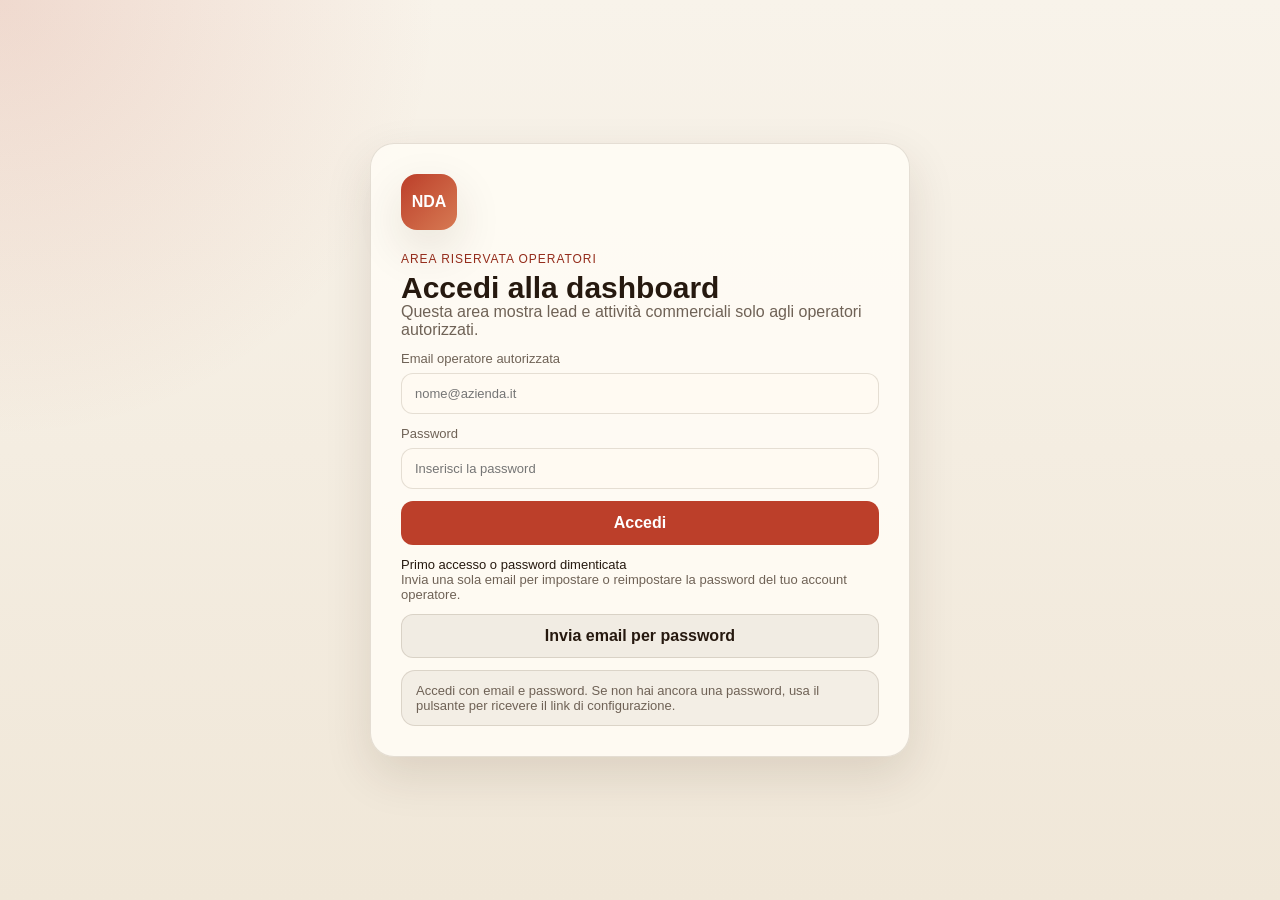
<file: app/index.html>
<!DOCTYPE html>
<html lang="it">
<head>
  <meta charset="UTF-8" />
  <meta name="viewport" content="width=device-width, initial-scale=1.0" />
  <title>NDA Lead Hub</title>
  <link rel="stylesheet" href="./styles.css" />
</head>
<body>
  <section id="authGate" class="auth-gate">
    <div class="auth-card">
      <div class="brand-mark">NDA</div>
      <div class="stack">
        <div>
          <p class="eyebrow">Area riservata operatori</p>
          <h1>Accedi alla dashboard</h1>
          <p class="muted">Questa area mostra lead e attività commerciali solo agli operatori autorizzati.</p>
        </div>

        <form id="loginForm" class="stack">
          <label class="field">
            <span>Email operatore autorizzata</span>
            <input id="emailInput" type="email" placeholder="nome@azienda.it" required />
          </label>
          <label class="field">
            <span>Password</span>
            <input id="passwordInput" type="password" placeholder="Inserisci la password" required />
          </label>
          <button class="btn btn-primary" type="submit">Accedi</button>
        </form>

        <form id="passwordRecoveryForm" class="stack">
          <div>
            <p class="small">Primo accesso o password dimenticata</p>
            <p class="muted small">Invia una sola email per impostare o reimpostare la password del tuo account operatore.</p>
          </div>
          <button id="sendResetButton" class="btn btn-secondary" type="submit">Invia email per password</button>
        </form>

        <form id="passwordUpdateForm" class="stack hidden">
          <div>
            <p class="small">Nuova password</p>
            <p class="muted small">Se sei arrivato da una mail di recupero, imposta qui la nuova password.</p>
          </div>
          <label class="field">
            <span>Nuova password</span>
            <input id="newPasswordInput" type="password" placeholder="Almeno 8 caratteri" />
          </label>
          <label class="field">
            <span>Conferma password</span>
            <input id="confirmPasswordInput" type="password" placeholder="Ripeti la password" />
          </label>
          <button class="btn btn-primary" type="submit">Salva nuova password</button>
        </form>

        <div id="authInfo" class="auth-info muted small">
          Accedi con email e password. Se non hai ancora una password, usa il pulsante per ricevere il link di configurazione.
        </div>
      </div>
    </div>
  </section>

  <div id="appShell" class="shell hidden">
    <aside class="sidebar">
      <div class="brand-mark">NDA</div>
      <div>
        <p class="eyebrow">CRM commerciale</p>
        <h1>NDA Lead Hub</h1>
        <p class="muted">Lead, note, messaggi e appuntamenti in un unico posto.</p>
      </div>

      <div class="side-block">
        <div class="metric-line">
          <span>Lead totali</span>
          <strong id="metricTotal">0</strong>
        </div>
        <div class="metric-line">
          <span>Da gestire</span>
          <strong id="metricOpen">0</strong>
        </div>
        <div class="metric-line">
          <span>Appuntamenti</span>
          <strong id="metricBooked">0</strong>
        </div>
      </div>

      <div class="side-block">
        <h2>Accesso operatori</h2>
        <div id="sessionBox" class="stack hidden">
          <div class="badge" id="profileBadge">Sessione attiva</div>
          <button id="logoutButton" class="btn btn-secondary" type="button">Esci</button>
        </div>
        <p class="muted small">Accesso consentito solo a operatori già abilitati in Supabase Auth.</p>
      </div>
    </aside>

    <main class="content">
      <section class="hero">
        <div>
          <p class="eyebrow">Dashboard operativa</p>
          <h2>Centralizza raccolta lead, risposta commerciale e presa appuntamento</h2>
        </div>
        <div class="hero-actions">
          <button id="refreshButton" class="btn btn-secondary" type="button">Aggiorna</button>
          <a class="btn btn-secondary" href="./intake.html" target="_blank" rel="noreferrer">Apri form pubblico</a>
        </div>
      </section>

      <section class="toolbar">
        <label class="field grow">
          <span>Cerca lead</span>
          <input id="searchInput" type="search" placeholder="Nome, telefono, email o canale" />
        </label>
        <label class="field">
          <span>Filtro stato</span>
          <select id="statusFilter">
            <option value="all">Tutti</option>
            <option value="new">Nuovo</option>
            <option value="contacted">Contattato</option>
            <option value="booked">Appuntamento fissato</option>
            <option value="recall">Da ricontattare</option>
            <option value="closed_lost">Chiuso negativo</option>
          </select>
        </label>
      </section>

      <section class="board">
        <div class="panel">
          <div class="panel-head">
            <h3>Lead in coda</h3>
            <span id="leadCountLabel" class="muted small">0 risultati</span>
          </div>
          <div id="leadList" class="lead-list"></div>
        </div>

        <div class="panel">
          <div class="panel-head">
            <div>
              <h3 id="leadTitle">Seleziona un lead</h3>
              <p id="leadMeta" class="muted small">Nessun lead selezionato</p>
            </div>
            <span id="leadStatusBadge" class="status-pill">In attesa</span>
          </div>

          <div class="conversation" id="messageList"></div>

          <form id="messageForm" class="composer">
            <label class="field grow">
              <span>Nuovo messaggio interno o inviato</span>
              <textarea id="messageInput" placeholder="Scrivi il testo della risposta o una nota di sistema"></textarea>
            </label>
            <button class="btn btn-primary" type="submit">Registra messaggio</button>
          </form>
        </div>

        <div class="panel">
          <div class="panel-head">
            <h3>Dettaglio lead</h3>
            <span class="muted small">Scheda operativa</span>
          </div>

          <form id="leadForm" class="stack">
            <div class="grid two">
              <label class="field">
                <span>Nome completo</span>
                <input id="fullNameInput" type="text" />
              </label>
              <label class="field">
                <span>Telefono</span>
                <input id="phoneInput" type="text" />
              </label>
              <label class="field">
                <span>Email</span>
                <input id="leadEmailInput" type="email" />
              </label>
              <label class="field">
                <span>Canale</span>
                <input id="channelInput" type="text" />
              </label>
              <label class="field">
                <span>Stato</span>
                <select id="leadStatusInput">
                  <option value="new">Nuovo</option>
                  <option value="contacted">Contattato</option>
                  <option value="booked">Appuntamento fissato</option>
                  <option value="recall">Da ricontattare</option>
                  <option value="closed_lost">Chiuso negativo</option>
                </select>
              </label>
              <label class="field">
                <span>Priorità</span>
                <select id="priorityInput">
                  <option value="low">Bassa</option>
                  <option value="medium">Media</option>
                  <option value="high">Alta</option>
                </select>
              </label>
            </div>

            <div class="grid two">
              <label class="field">
                <span>Data evento</span>
                <input id="eventDateInput" type="date" />
              </label>
              <label class="field">
                <span>Tipologia evento</span>
                <input id="eventTypeInput" type="text" placeholder="Matrimonio, compleanno..." />
              </label>
              <label class="field">
                <span>Servizio</span>
                <select id="serviceTypeInput">
                  <option value="">Seleziona</option>
                  <option value="pranzo">Pranzo</option>
                  <option value="cena">Cena</option>
                </select>
              </label>
              <label class="field">
                <span>Numero ospiti</span>
                <input id="guestCountInput" type="number" min="1" />
              </label>
              <label class="field">
                <span>Appuntamento</span>
                <input id="appointmentAtInput" type="datetime-local" />
              </label>
              <label class="field">
                <span>Operatore assegnato</span>
                <select id="assignedToInput"></select>
              </label>
            </div>

            <label class="field">
              <span>Note appuntamento</span>
              <textarea id="appointmentNotesInput" placeholder="Dettagli utili per il prossimo contatto"></textarea>
            </label>

            <button class="btn btn-primary" type="submit">Salva scheda lead</button>
          </form>

          <div class="stack top-gap">
            <div class="panel-subhead">
              <h4>Note interne</h4>
            </div>
            <form id="noteForm" class="stack">
              <label class="field">
                <span>Aggiungi nota</span>
                <textarea id="noteInput" placeholder="Scrivi un promemoria operativo"></textarea>
              </label>
              <button class="btn btn-secondary" type="submit">Salva nota</button>
            </form>
            <div id="noteList" class="note-list"></div>
          </div>
        </div>
      </section>
    </main>
  </div>

  <div id="toast" class="toast"></div>

  <script type="module" src="./app.js"></script>
</body>
</html>
</file>
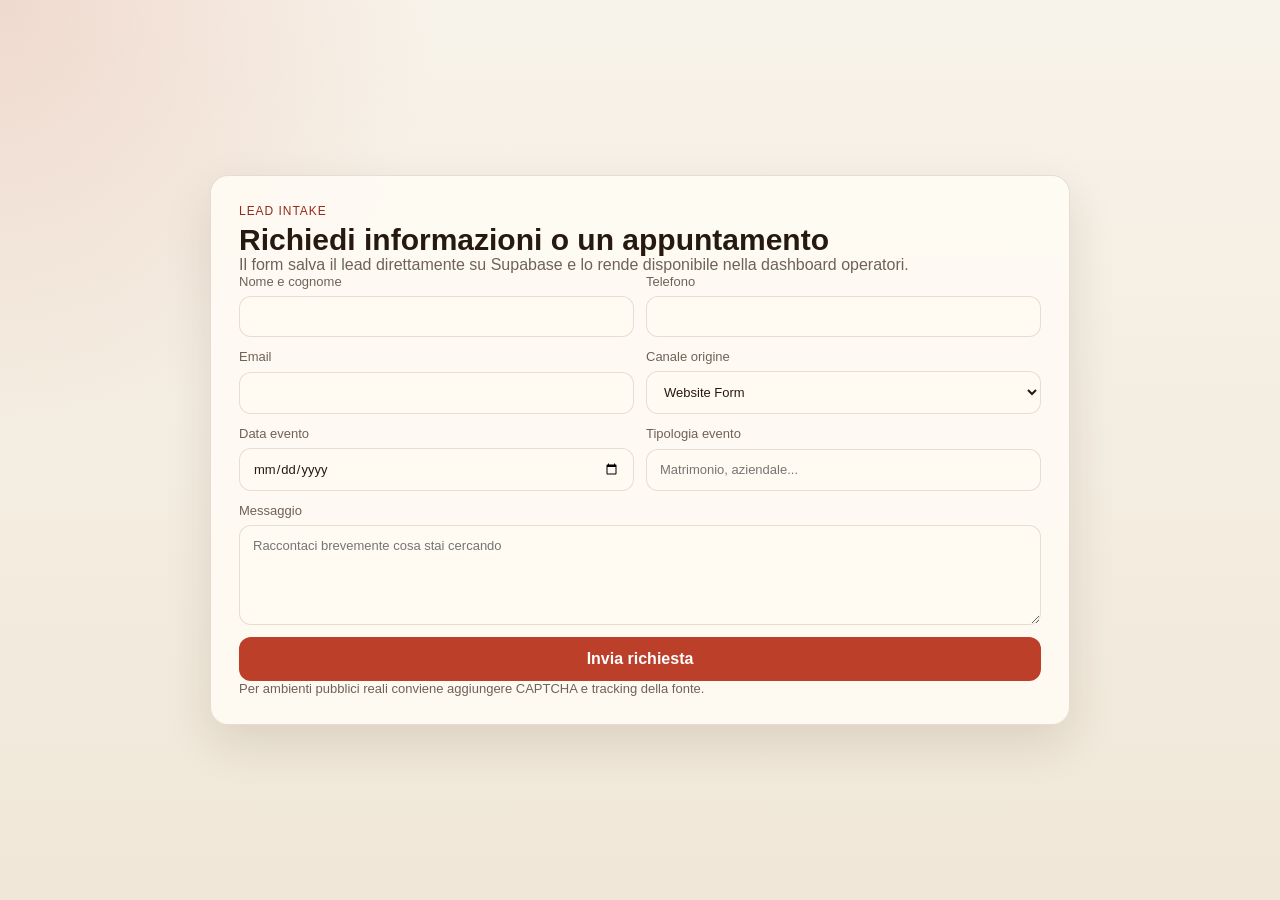
<file: app/intake.html>
<!DOCTYPE html>
<html lang="it">
<head>
  <meta charset="UTF-8" />
  <meta name="viewport" content="width=device-width, initial-scale=1.0" />
  <title>NDA Lead Intake</title>
  <link rel="stylesheet" href="./styles.css" />
</head>
<body class="public-page">
  <main class="public-shell">
    <section class="public-card">
      <p class="eyebrow">Lead intake</p>
      <h1>Richiedi informazioni o un appuntamento</h1>
      <p class="muted">Il form salva il lead direttamente su Supabase e lo rende disponibile nella dashboard operatori.</p>

      <form id="intakeForm" class="stack">
        <div class="grid two">
          <label class="field">
            <span>Nome e cognome</span>
            <input id="publicName" type="text" required />
          </label>
          <label class="field">
            <span>Telefono</span>
            <input id="publicPhone" type="text" required />
          </label>
          <label class="field">
            <span>Email</span>
            <input id="publicEmail" type="email" />
          </label>
          <label class="field">
            <span>Canale origine</span>
            <select id="publicChannel">
              <option value="Website Form">Website Form</option>
              <option value="WhatsApp">WhatsApp</option>
              <option value="Instagram">Instagram</option>
              <option value="Facebook Lead">Facebook Lead</option>
              <option value="Matrimonio.com">Matrimonio.com</option>
            </select>
          </label>
          <label class="field">
            <span>Data evento</span>
            <input id="publicEventDate" type="date" />
          </label>
          <label class="field">
            <span>Tipologia evento</span>
            <input id="publicEventType" type="text" placeholder="Matrimonio, aziendale..." />
          </label>
        </div>

        <label class="field">
          <span>Messaggio</span>
          <textarea id="publicMessage" required placeholder="Raccontaci brevemente cosa stai cercando"></textarea>
        </label>

        <button class="btn btn-primary" type="submit">Invia richiesta</button>
      </form>

      <p class="muted small">Per ambienti pubblici reali conviene aggiungere CAPTCHA e tracking della fonte.</p>
    </section>
  </main>

  <div id="toast" class="toast"></div>

  <script type="module" src="./intake.js"></script>
</body>
</html>
</file>
<file: app/styles.css>
:root {
  --bg: #f4efe6;
  --bg-strong: #efe6d7;
  --panel: rgba(255, 252, 245, 0.88);
  --panel-strong: #fffaf2;
  --line: rgba(72, 52, 25, 0.14);
  --text: #26190f;
  --muted: #6f6256;
  --accent: #bc3f2a;
  --accent-dark: #942c1b;
  --soft: #ded1be;
  --success: #20735b;
  --warning: #b87518;
  --danger: #b64646;
  --shadow: 0 18px 48px rgba(55, 33, 9, 0.12);
  --radius: 18px;
}

* {
  box-sizing: border-box;
}

body {
  margin: 0;
  font-family: "Segoe UI", "Helvetica Neue", Arial, sans-serif;
  background:
    radial-gradient(circle at top left, rgba(188, 63, 42, 0.14), transparent 28%),
    linear-gradient(180deg, #f8f3ea 0%, #f0e7d8 100%);
  color: var(--text);
}

body.auth-locked {
  min-height: 100vh;
}

a {
  color: inherit;
}

.shell {
  min-height: 100vh;
  display: grid;
  grid-template-columns: 320px 1fr;
}

.auth-gate {
  min-height: 100vh;
  display: grid;
  place-items: center;
  padding: 24px;
}

.auth-card {
  width: min(540px, 100%);
  background: var(--panel);
  border: 1px solid var(--line);
  border-radius: 24px;
  box-shadow: var(--shadow);
  padding: 30px;
  display: grid;
  gap: 22px;
}

.auth-info {
  padding: 12px 14px;
  border-radius: 14px;
  background: rgba(38, 25, 15, 0.05);
  border: 1px solid var(--line);
}

#sendResetButton {
  width: 100%;
}

.sidebar {
  padding: 28px;
  border-right: 1px solid var(--line);
  background: rgba(255, 248, 239, 0.82);
  backdrop-filter: blur(10px);
  display: grid;
  align-content: start;
  gap: 22px;
}

.brand-mark {
  width: 56px;
  height: 56px;
  border-radius: 16px;
  display: grid;
  place-items: center;
  color: #fff;
  font-weight: 800;
  letter-spacing: 0;
  background: linear-gradient(135deg, var(--accent), #d77a53);
  box-shadow: var(--shadow);
}

.eyebrow {
  margin: 0 0 6px;
  text-transform: uppercase;
  font-size: 12px;
  letter-spacing: 0.08em;
  color: var(--accent-dark);
}

h1,
h2,
h3,
h4,
p {
  margin: 0;
}

h1 {
  font-size: 30px;
  line-height: 1.05;
}

h2 {
  font-size: 30px;
  line-height: 1.1;
}

h3 {
  font-size: 18px;
}

h4 {
  font-size: 15px;
}

.muted {
  color: var(--muted);
}

.small {
  font-size: 13px;
}

.side-block,
.panel,
.public-card {
  background: var(--panel);
  border: 1px solid var(--line);
  border-radius: var(--radius);
  box-shadow: var(--shadow);
}

.side-block {
  padding: 18px;
  display: grid;
  gap: 14px;
}

.metric-line {
  display: flex;
  justify-content: space-between;
  gap: 12px;
  align-items: center;
  font-size: 14px;
}

.content {
  padding: 28px;
  display: grid;
  gap: 18px;
}

.hero,
.toolbar {
  display: flex;
  justify-content: space-between;
  gap: 16px;
  align-items: end;
  flex-wrap: wrap;
}

.hero-actions {
  display: flex;
  gap: 10px;
  flex-wrap: wrap;
}

.board {
  display: grid;
  grid-template-columns: 340px minmax(320px, 1fr) 420px;
  gap: 16px;
  min-height: 72vh;
}

.panel {
  overflow: hidden;
  display: grid;
  grid-template-rows: auto 1fr;
}

.panel-head,
.panel-subhead {
  padding: 18px 18px 0;
  display: flex;
  justify-content: space-between;
  gap: 14px;
  align-items: start;
}

.lead-list,
.conversation,
.note-list {
  padding: 18px;
  overflow: auto;
}

.lead-list,
.note-list {
  display: grid;
  gap: 10px;
  align-content: start;
}

.lead-card,
.note-card {
  border: 1px solid var(--line);
  border-radius: 14px;
  padding: 14px;
  background: rgba(255, 255, 255, 0.55);
  cursor: pointer;
}

.lead-card.active {
  border-color: rgba(188, 63, 42, 0.35);
  background: rgba(188, 63, 42, 0.08);
}

.lead-card-head {
  display: flex;
  justify-content: space-between;
  gap: 12px;
  align-items: start;
}

.lead-name {
  font-weight: 700;
}

.status-pill {
  display: inline-flex;
  align-items: center;
  justify-content: center;
  min-height: 32px;
  padding: 6px 12px;
  border-radius: 999px;
  background: rgba(38, 25, 15, 0.06);
  color: var(--text);
  font-size: 12px;
  font-weight: 700;
}

.status-new {
  background: rgba(77, 111, 201, 0.12);
  color: #3152a0;
}

.status-contacted {
  background: rgba(184, 117, 24, 0.12);
  color: #975f13;
}

.status-booked {
  background: rgba(32, 115, 91, 0.12);
  color: #145342;
}

.status-recall {
  background: rgba(107, 80, 158, 0.14);
  color: #5b3f93;
}

.status-closed_lost {
  background: rgba(182, 70, 70, 0.12);
  color: #8c3030;
}

.conversation {
  display: grid;
  gap: 12px;
  align-content: start;
  background: linear-gradient(180deg, rgba(255, 255, 255, 0.34), rgba(255, 255, 255, 0));
}

.bubble {
  max-width: 88%;
  border-radius: 16px;
  padding: 12px 14px;
  line-height: 1.45;
  font-size: 14px;
  border: 1px solid var(--line);
  white-space: pre-wrap;
}

.incoming {
  background: rgba(255, 255, 255, 0.72);
}

.outgoing {
  background: rgba(188, 63, 42, 0.12);
  justify-self: end;
}

.system {
  background: rgba(38, 25, 15, 0.05);
  color: var(--muted);
}

.composer,
.stack {
  display: grid;
  gap: 12px;
}

.composer,
#leadForm,
#noteForm {
  padding: 18px;
}

.field {
  display: grid;
  gap: 7px;
  font-size: 13px;
  color: var(--muted);
}

.field input,
.field select,
.field textarea {
  width: 100%;
  border-radius: 12px;
  border: 1px solid var(--line);
  background: var(--panel-strong);
  color: var(--text);
  padding: 12px 13px;
  font: inherit;
  outline: none;
}

.field textarea {
  min-height: 100px;
  resize: vertical;
}

.grid.two {
  display: grid;
  grid-template-columns: repeat(2, minmax(0, 1fr));
  gap: 12px;
}

.grow {
  flex: 1;
}

.btn {
  border: 0;
  border-radius: 12px;
  padding: 12px 16px;
  cursor: pointer;
  font: inherit;
  font-weight: 700;
  text-decoration: none;
  display: inline-flex;
  align-items: center;
  justify-content: center;
  min-height: 44px;
}

.btn-primary {
  background: var(--accent);
  color: #fff;
}

.btn-secondary {
  background: rgba(38, 25, 15, 0.06);
  color: var(--text);
  border: 1px solid var(--line);
}

.badge {
  display: inline-flex;
  width: fit-content;
  padding: 8px 12px;
  border-radius: 999px;
  background: rgba(32, 115, 91, 0.12);
  color: var(--success);
  font-size: 12px;
  font-weight: 700;
}

.hidden {
  display: none;
}

.top-gap {
  margin-top: 6px;
}

.toast {
  position: fixed;
  right: 18px;
  bottom: 18px;
  padding: 14px 16px;
  border-radius: 14px;
  background: rgba(38, 25, 15, 0.92);
  color: #fff;
  box-shadow: var(--shadow);
  display: none;
  z-index: 20;
}

.public-page {
  min-height: 100vh;
  display: grid;
  place-items: center;
  padding: 24px;
}

.public-shell {
  width: 100%;
  max-width: 860px;
}

.public-card {
  padding: 28px;
}

@media (max-width: 1220px) {
  .board {
    grid-template-columns: 320px 1fr;
  }

  .board .panel:last-child {
    grid-column: 1 / -1;
  }
}

@media (max-width: 920px) {
  .shell {
    grid-template-columns: 1fr;
  }

  .sidebar {
    border-right: 0;
    border-bottom: 1px solid var(--line);
  }

  .board {
    grid-template-columns: 1fr;
  }
}

@media (max-width: 640px) {
  .content,
  .sidebar,
  .public-card {
    padding: 18px;
  }

  .grid.two {
    grid-template-columns: 1fr;
  }

  h1,
  h2 {
    font-size: 24px;
  }

  .bubble {
    max-width: 96%;
  }
}
</file>
